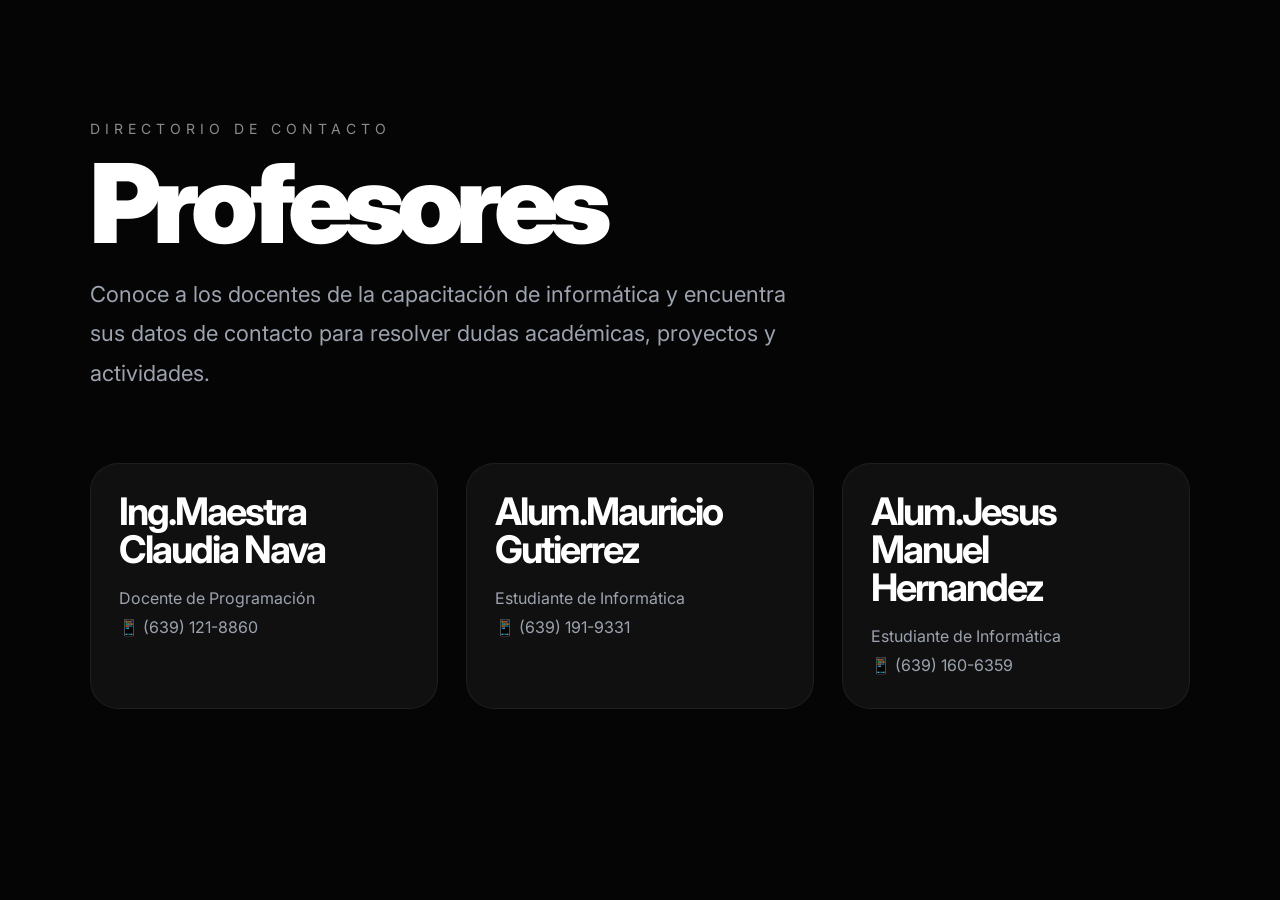
<file: contactos.html>
<!DOCTYPE html>

<html lang="es">

<head>

<meta charset="UTF-8">
<meta name="viewport" content="width=device-width, initial-scale=1.0">

<title>CEB 6/4 | Contactos</title>

<link rel="stylesheet" href="style.css">

<link href="https://fonts.googleapis.com/css2?family=Inter:wght@300;400;500;600;700;800;900&display=swap" rel="stylesheet">

</head>

<body>



<section class="modern-page">

<div class="modern-header">

<div class="modern-badge">
DIRECTORIO DE CONTACTO
</div>

<h1>
Profesores
</h1>

<p>
Conoce a los docentes de la capacitación de informática y encuentra sus datos de contacto para resolver dudas académicas, proyectos y actividades.
</p>

</div>

<div class="modern-grid">

<div class="modern-card">

<div class="modern-content">

<h3>
Ing.Maestra Claudia Nava
</h3>

<p>
Docente de Programación
</p>

<p>
📱 (639) 121-8860
</p>

</div>

</div>

<div class="modern-card">

<div class="modern-content">

<h3>
Alum.Mauricio Gutierrez 
</h3>

<p>
Estudiante de Informática
</p>


<p>
📱 (639) 191-9331
</p>

</div>

</div>

<div class="modern-card">

<div class="modern-content">

<h3>
Alum.Jesus Manuel Hernandez 
</h3>

<p>
Estudiante de Informática
</p>


<p>
📱 (639) 160-6359
</p>

</div>

</div>

</div>

</section>

</body>

</html>
</file>
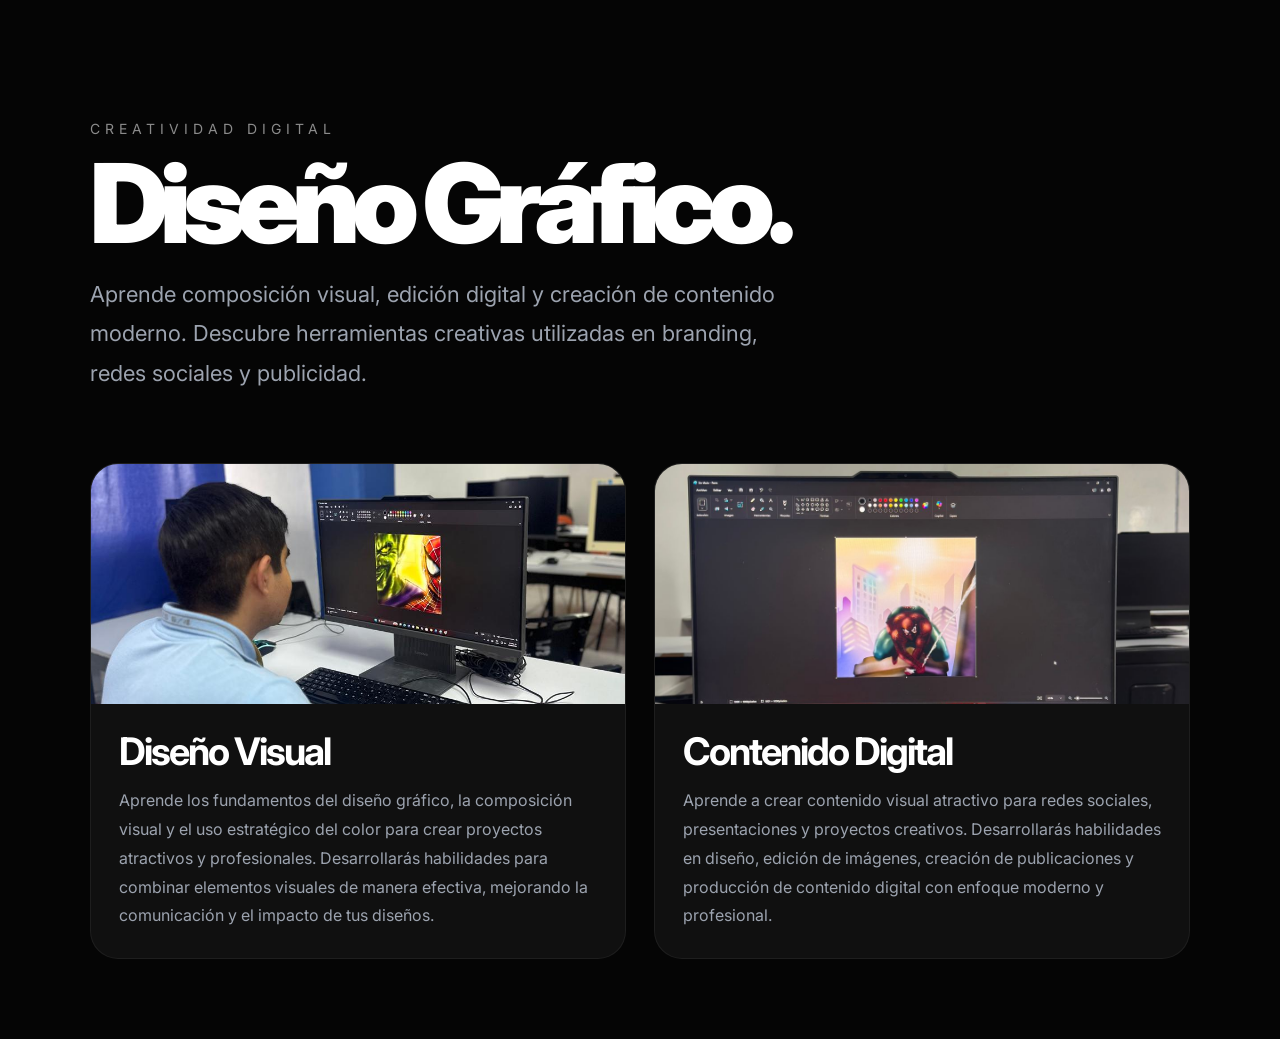
<file: diseño grafico.html>
<!DOCTYPE html>

<html lang="es">

<head>

<meta charset="UTF-8">
<meta name="viewport" content="width=device-width, initial-scale=1.0">

<title>Diseño Gráfico | CEB 6/4</title>

<link rel="stylesheet" href="style.css">

<link href="https://fonts.googleapis.com/css2?family=Inter:wght@300;400;500;600;700;800;900&display=swap" rel="stylesheet">

</head>

<body>



<section class="modern-page">

<div class="modern-header">

<div class="modern-badge">
CREATIVIDAD DIGITAL
</div>

<h1>
Diseño Gráfico.
</h1>

<p>
Aprende composición visual,
edición digital y creación de contenido moderno.

Descubre herramientas creativas utilizadas
en branding, redes sociales y publicidad.

</p>

</div>

<div class="modern-grid">

<!-- CARD 1 -->

<div class="modern-card">

<img src="diseñoo1.jpg">

<div class="modern-content">

<h3>
Diseño Visual
</h3>

<p>
Aprende los fundamentos del diseño gráfico, la composición visual y el uso estratégico del color para crear proyectos atractivos y profesionales. Desarrollarás habilidades para combinar elementos visuales de manera efectiva, mejorando la comunicación y el impacto de tus diseños.
</p>

</div>

</div>

<!-- CARD 2 -->

<div class="modern-card">

<img src="diseño22.jpg">

<div class="modern-content">

<h3>
Contenido Digital
</h3>

<p>
Aprende a crear contenido visual atractivo para redes sociales, presentaciones y proyectos creativos. Desarrollarás habilidades en diseño, edición de imágenes, creación de publicaciones y producción de contenido digital con enfoque moderno y profesional.
</p>

</div>

</div>

</div>

</section>

</body>

</html>
</file>
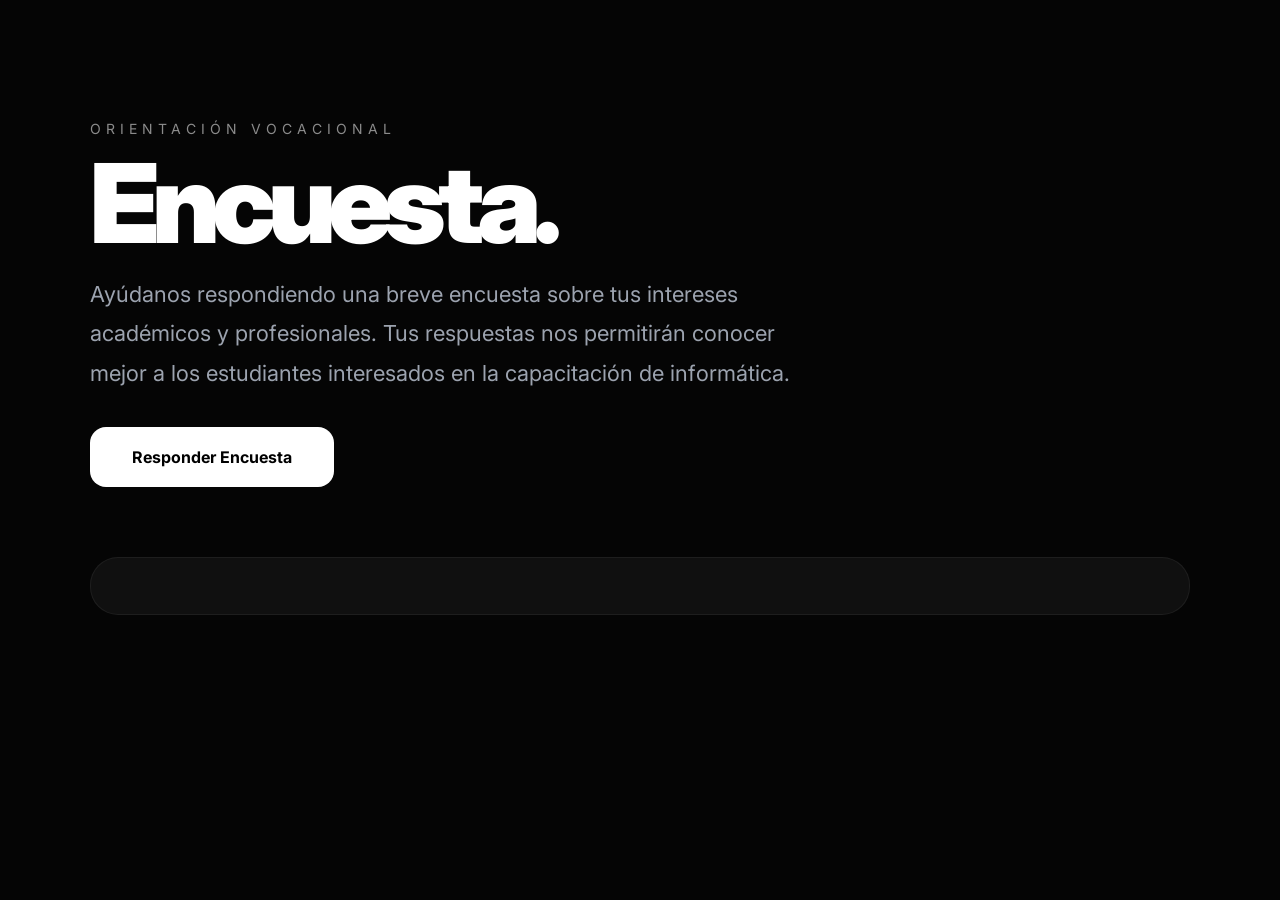
<file: encuesta.html>
<!DOCTYPE html>

<html lang="es">

<head>

<meta charset="UTF-8">
<meta name="viewport" content="width=device-width, initial-scale=1.0">

<title>Encuesta | CEB 6/4</title>

<link rel="stylesheet" href="style.css">

<link href="https://fonts.googleapis.com/css2?family=Inter:wght@300;400;500;600;700;800;900&display=swap" rel="stylesheet">

</head>

<body>

<section class="modern-page">

<div class="modern-header">

<div class="modern-badge">
ORIENTACIÓN VOCACIONAL
</div>

<h1>
Encuesta.
</h1>

<p>
Ayúdanos respondiendo una breve encuesta sobre tus intereses académicos y profesionales. Tus respuestas nos permitirán conocer mejor a los estudiantes interesados en la capacitación de informática.
</p>

<a href="https://forms.gle/7681x7U3qEbHzWnQA"
target="_blank"
class="primary-btn">
Responder Encuesta </a>

</div>

<div class="modern-grid">

<div class="modern-card">

<div class="modern-content">

</html>
</file>
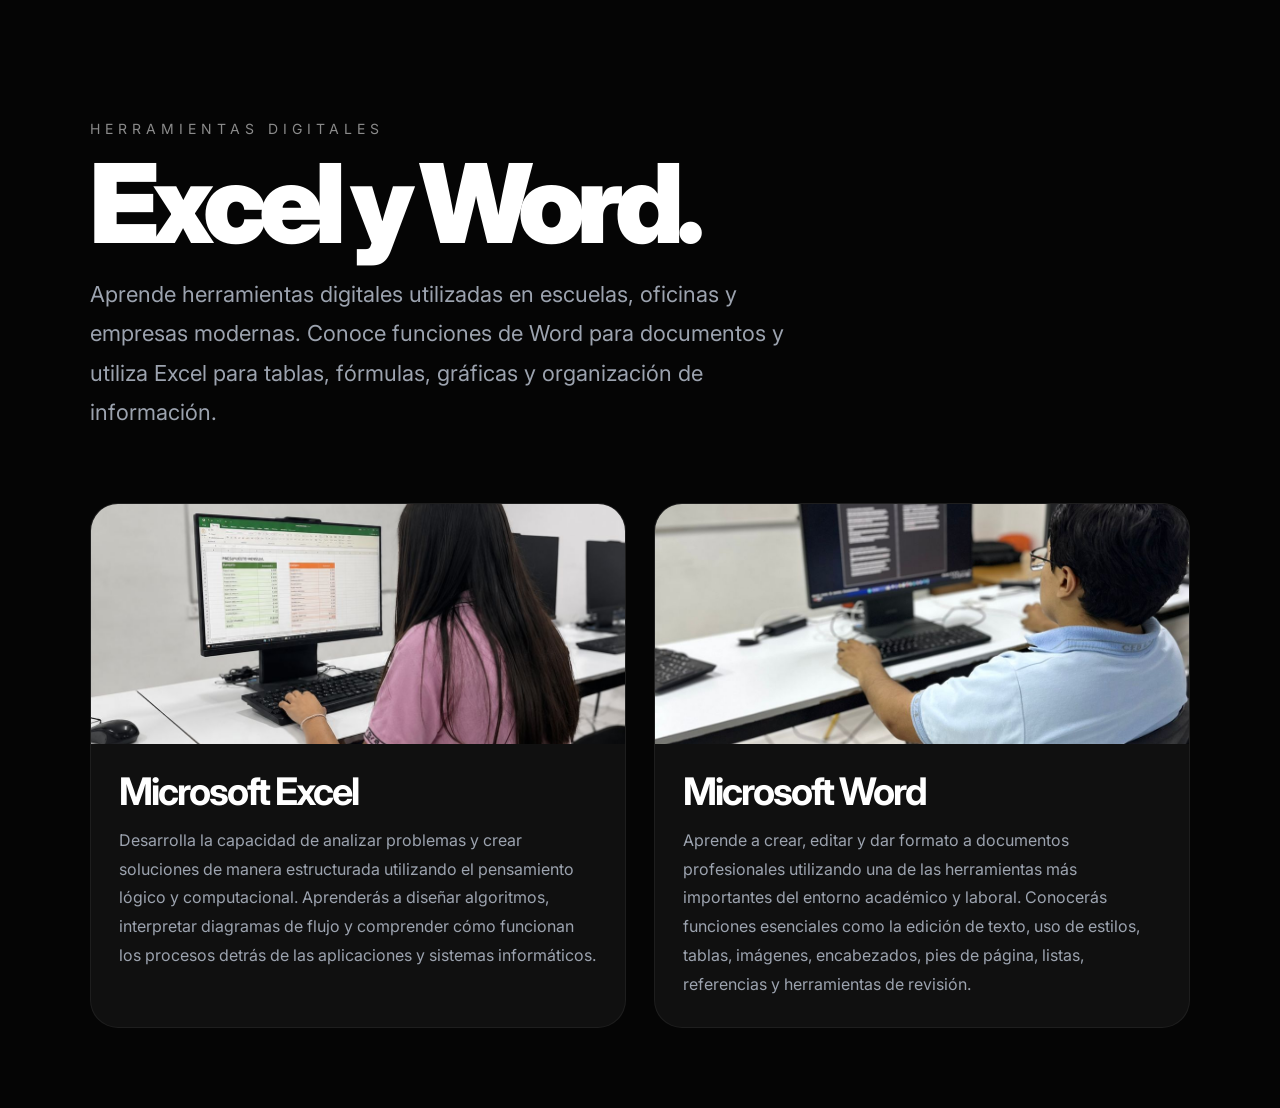
<file: excel y word.html>
<!DOCTYPE html>

<html lang="es">

<head>

<meta charset="UTF-8">
<meta name="viewport" content="width=device-width, initial-scale=1.0">

<title>Excel y Word | CEB 6/4</title>

<link rel="stylesheet" href="style.css">

<link href="https://fonts.googleapis.com/css2?family=Inter:wght@300;400;500;600;700;800;900&display=swap" rel="stylesheet">

</head>

<body>




<section class="modern-page">

<div class="modern-header">

<div class="modern-badge">
HERRAMIENTAS DIGITALES
</div>

<h1>
Excel y Word.
</h1>

<p>
Aprende herramientas digitales utilizadas
en escuelas, oficinas y empresas modernas.

Conoce funciones de Word para documentos
y utiliza Excel para tablas, fórmulas,
gráficas y organización de información.

</p>

</div>

<div class="modern-grid">

<!-- CARD 1 -->

<div class="modern-card">

<img src="EXCELLL1.jPG">

<div class="modern-content">

<h3>
Microsoft Excel
</h3>

<p>
Desarrolla la capacidad de analizar problemas y crear soluciones de manera estructurada utilizando el pensamiento lógico y computacional. Aprenderás a diseñar algoritmos, interpretar diagramas de flujo y comprender cómo funcionan los procesos detrás de las aplicaciones y sistemas informáticos.
</p>

</div>

</div>

<!-- CARD 2 -->

<div class="modern-card">

<img src="WORDIMG.jpg">

<div class="modern-content">

<h3>
Microsoft Word
</h3>

<p>
Aprende a crear, editar y dar formato a documentos profesionales utilizando una de las herramientas más importantes del entorno académico y laboral. Conocerás funciones esenciales como la edición de texto, uso de estilos, tablas, imágenes, encabezados, pies de página, listas, referencias y herramientas de revisión.
</p>

</div>

</div>

</div>

</section>

</body>

</html>
</file>
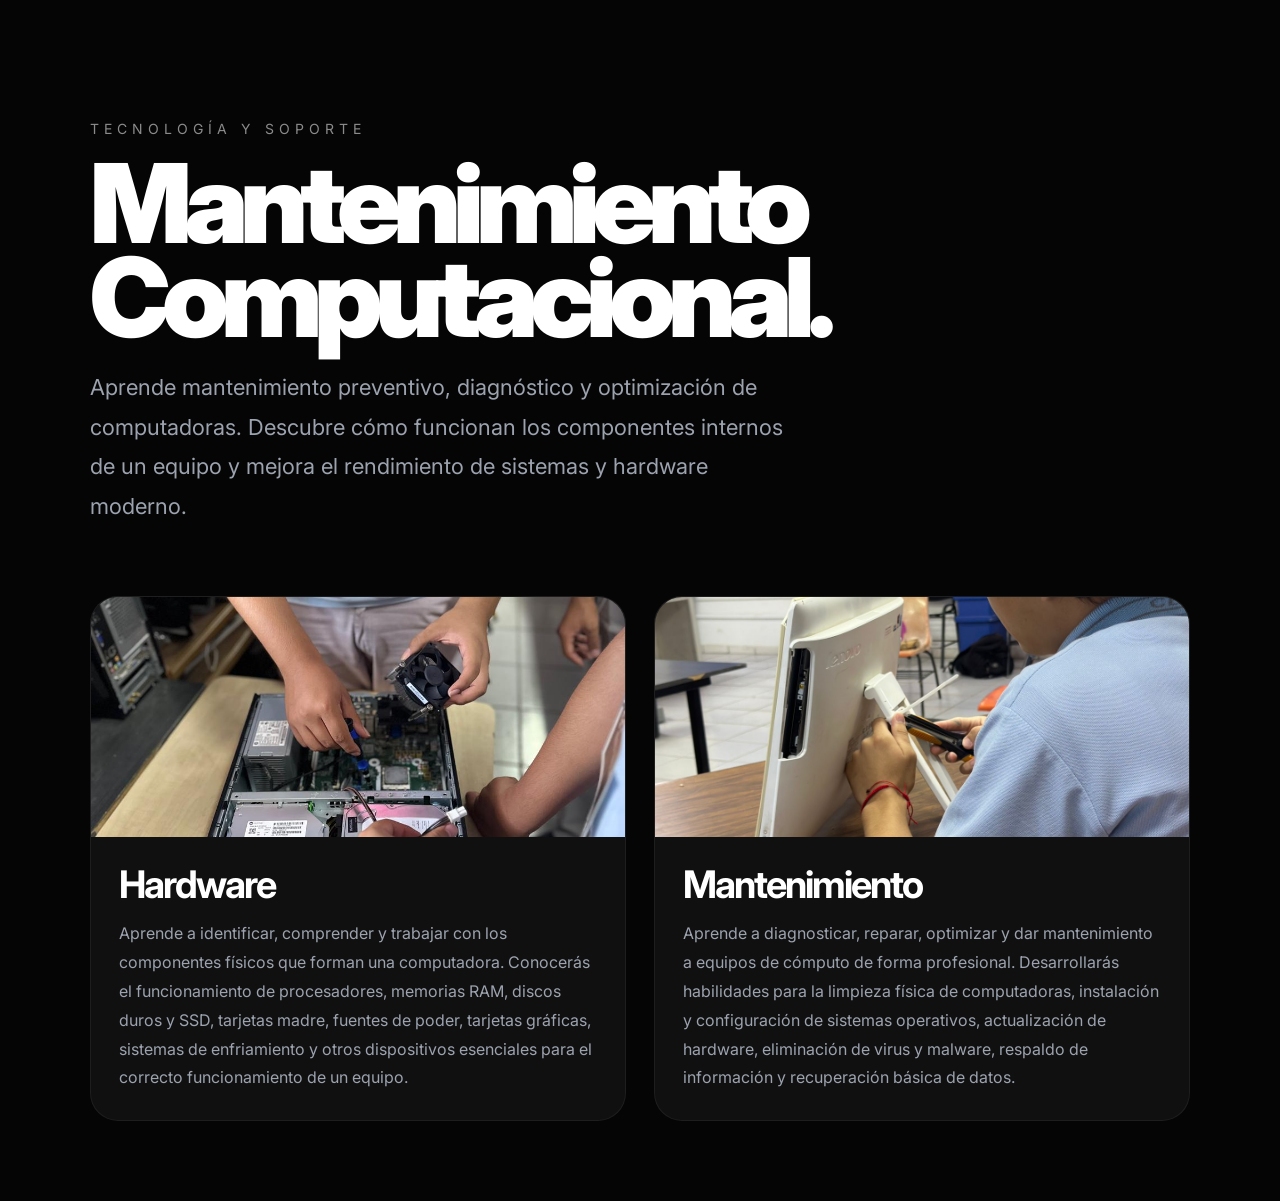
<file: mantenimiento.html>
<!DOCTYPE html>

<html lang="es">

<head>

<meta charset="UTF-8">
<meta name="viewport" content="width=device-width, initial-scale=1.0">

<title>Mantenimiento Computacional | CEB 6/4</title>

<link rel="stylesheet" href="style.css">

<link href="https://fonts.googleapis.com/css2?family=Inter:wght@300;400;500;600;700;800;900&display=swap" rel="stylesheet">

</head>

<body>


<section class="modern-page">

<div class="modern-header">

<div class="modern-badge">
TECNOLOGÍA Y SOPORTE
</div>

<h1>
Mantenimiento<br>
Computacional.
</h1>

<p>
Aprende mantenimiento preventivo,
diagnóstico y optimización de computadoras.

Descubre cómo funcionan los componentes
internos de un equipo y mejora el rendimiento
de sistemas y hardware moderno.

</p>

</div>

<div class="modern-grid">

<!-- CARD 1 -->

<div class="modern-card">

<img src="MANTENIMIENTO.jpg">

<div class="modern-content">

<h3>
Hardware
</h3>

<p>
Aprende a identificar, comprender y trabajar con los componentes físicos que forman una computadora. Conocerás el funcionamiento de procesadores, memorias RAM, discos duros y SSD, tarjetas madre, fuentes de poder, tarjetas gráficas, sistemas de enfriamiento y otros dispositivos esenciales para el correcto funcionamiento de un equipo.
</p>

</div>

</div>

<!-- CARD 2 -->

<div class="modern-card">

<img src="MANTENIMIENTOIMG.jpg">
<div class="modern-content">

<h3>
Mantenimiento
</h3>

<p>
Aprende a diagnosticar, reparar, optimizar y dar mantenimiento a equipos de cómputo de forma profesional. Desarrollarás habilidades para la limpieza física de computadoras, instalación y configuración de sistemas operativos, actualización de hardware, eliminación de virus y malware, respaldo de información y recuperación básica de datos.

</p>

</div>

</div>

</div>

</section>

</body>

</html>
</file>
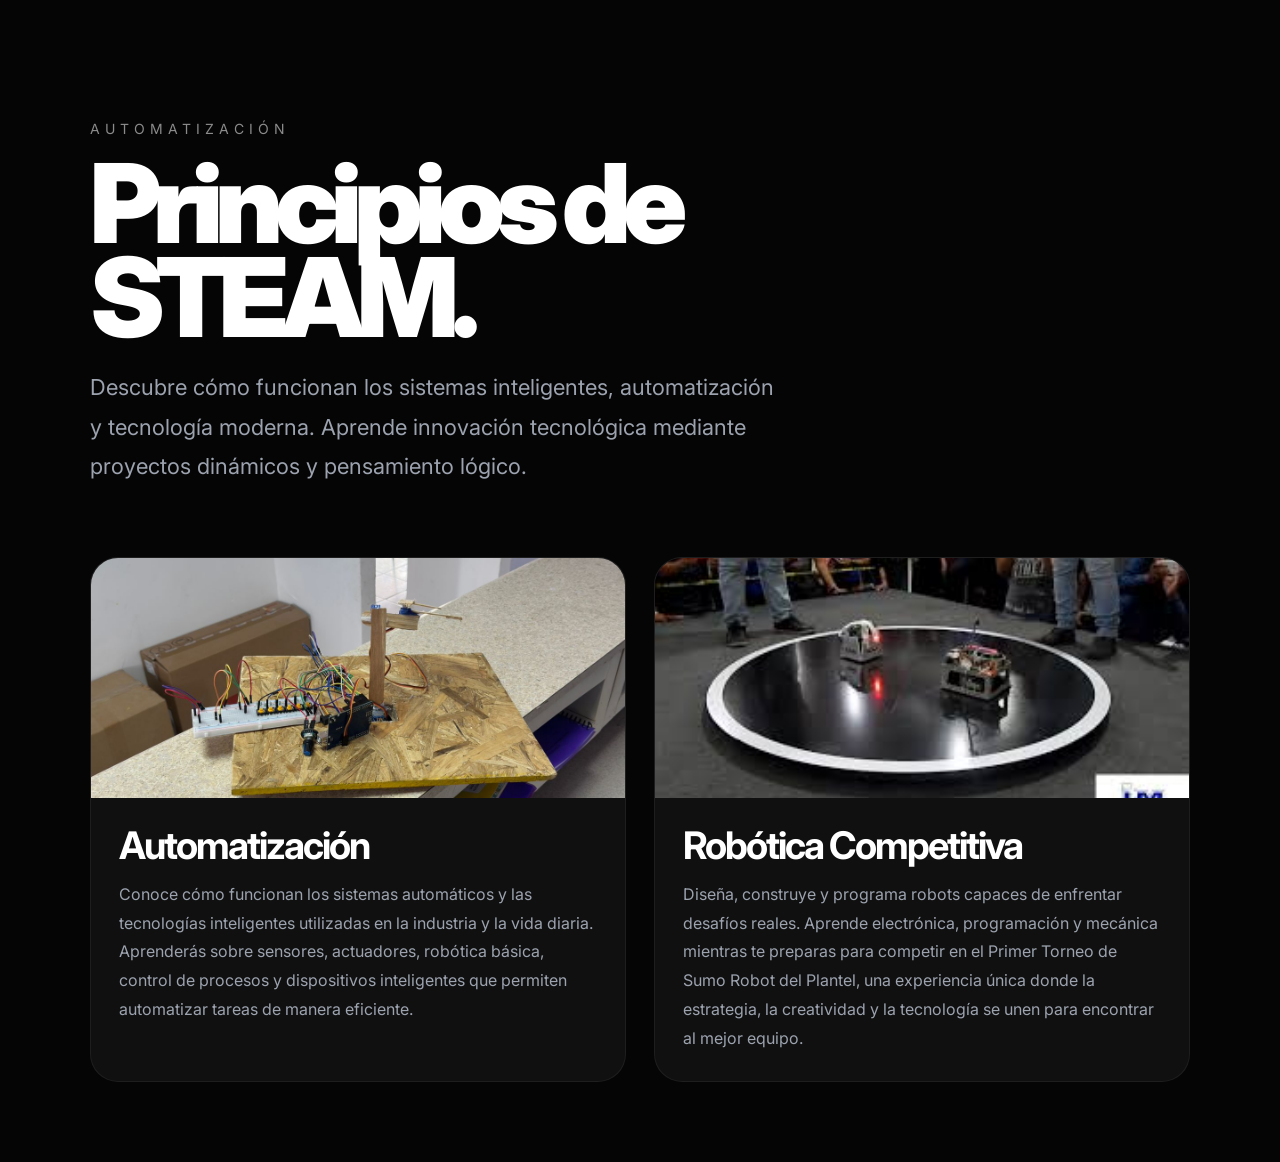
<file: robotica.html>
<!DOCTYPE html>

<html lang="es">

<head>

<meta charset="UTF-8">
<meta name="viewport" content="width=device-width, initial-scale=1.0">

<title>Principios de STEAM | CEB 6/4</title>

<link rel="stylesheet" href="style.css">

<link href="https://fonts.googleapis.com/css2?family=Inter:wght@300;400;500;600;700;800;900&display=swap" rel="stylesheet">

</head>

<body>



<section class="modern-page">

<div class="modern-header">

<div class="modern-badge">
AUTOMATIZACIÓN
</div>

<h1>
Principios de STEAM.
</h1>

<p>
Descubre cómo funcionan los sistemas
inteligentes, automatización y tecnología moderna.

Aprende innovación tecnológica mediante
proyectos dinámicos y pensamiento lógico.

</p>

</div>

<div class="modern-grid">

<!-- CARD 1 -->

<div class="modern-card">

<img src="robottt11.jpg">

<div class="modern-content">

<h3>
Automatización
</h3>

<p>
Conoce cómo funcionan los sistemas automáticos y las tecnologías inteligentes utilizadas en la industria y la vida diaria. Aprenderás sobre sensores, actuadores, robótica básica, control de procesos y dispositivos inteligentes que permiten automatizar tareas de manera eficiente.
</p>

</div>

</div>

<!-- CARD 2 -->

<div class="modern-card">

<img src="sumorobot.jpg">
     
<div class="modern-content">

<h3>
Robótica Competitiva
</h3>

<p>

Diseña, construye y programa robots capaces de enfrentar desafíos reales. Aprende electrónica, programación y mecánica mientras te preparas para competir en el Primer Torneo de Sumo Robot del Plantel, una experiencia única donde la estrategia, la creatividad y la tecnología se unen para encontrar al mejor equipo.
</p>

</div>

</div>

</div>

</section>

</body>

</html>
</file>
<file: style.css>
/* ================================================= */
/* ===================== RESET ===================== */
/* ================================================= */

*{
    margin:0;
    padding:0;
    box-sizing:border-box;
}

html{
    scroll-behavior:auto;
}

body{

    font-family:'Inter',sans-serif;

    background:#050505;

    color:white;

    overflow-x:hidden;
}

/* ================================================= */
/* ======================= HERO ==================== */
/* ================================================= */

.hero{

    min-height:100vh;

    display:flex;

    align-items:center;

    justify-content:center;

    padding:
    30px 7%
    20px;

    position:relative;

    overflow:hidden;
}

/* ================================================= */
/* ============ HUGE BACKGROUND TYPOGRAPHY ========= */
/* ================================================= */

.hero::before{

    content:"CAPACITACIÓN";

    position:absolute;

    top:40px;
    left:20px;

    font-size:260px;

    font-weight:900;

    letter-spacing:-14px;

    color:
    rgba(255,255,255,.03);

    z-index:0;

    white-space:nowrap;

    pointer-events:none;
}

.hero::after{

    content:"DE INFORMÁTICA";

    position:absolute;

    bottom:0;
    left:40px;

    font-size:220px;

    font-weight:900;

    letter-spacing:-12px;

    color:
    rgba(255,255,255,.025);

    z-index:0;

    white-space:nowrap;

    pointer-events:none;
}

/* ================================================= */
/* ================= HERO CONTAINER ================ */
/* ================================================= */

.hero-container{

    width:100%;

    max-width:1650px;

    display:grid;

    grid-template-columns:
    1.1fr
    .9fr;

    align-items:center;

    gap:10px;

    position:relative;

    z-index:2;
}

/* ================================================= */
/* ===================== LEFT ====================== */
/* ================================================= */

.hero-left{

    position:relative;

    margin-top:-60px;
}

/* BADGE */

.mini-badge{

    color:#8b8b8b;

    font-size:15px;

    letter-spacing:5px;

    text-transform:uppercase;

    margin-bottom:30px;
}

/* TITLE */

.hero-left h1{

    font-size:155px;

    line-height:.80;

    letter-spacing:-12px;

    font-weight:900;

    margin-bottom:28px;

    color:white;
}

/* TEXT */

.hero-left p{

    max-width:720px;

    color:#9ca3af;

    font-size:24px;

    line-height:1.7;
}

/* ================================================= */
/* ===================== BUTTONS =================== */
/* ================================================= */

.hero-buttons{

    display:flex;

    gap:18px;

    margin-top:24px;

    flex-wrap:wrap;
}

/* PRIMARY */

.primary-btn{

    display:inline-flex;

    align-items:center;

    justify-content:center;

    padding:20px 42px;

    border-radius:16px;

    background:white;

    color:black;

    text-decoration:none;

    font-size:16px;

    font-weight:700;

    transition:.35s;
}

.primary-btn:hover{

    transform:
    translateY(-4px);

    background:#d4d4d8;
}

/* SECONDARY */

.secondary-btn{

    display:inline-flex;

    align-items:center;

    justify-content:center;

    padding:20px 42px;

    border-radius:16px;

    border:
    1px solid rgba(255,255,255,.08);

    background:
    rgba(255,255,255,.03);

    color:white;

    text-decoration:none;

    font-size:16px;

    font-weight:600;

    transition:.35s;
}

.secondary-btn:hover{

    transform:
    translateY(-4px);

    background:
    rgba(255,255,255,.06);
}

/* ================================================= */
/* ================= HERO RIGHT ==================== */
/* ================================================= */

.hero-right{

    display:flex;

    justify-content:center;

    align-items:center;

    position:relative;
}

/* ================================================= */
/* ================= HERO DECORATION =============== */
/* ================================================= */

.hero-circle{

    width:520px;
    height:520px;

    border-radius:50%;

    background:
    radial-gradient(
    circle at center,
    rgba(255,255,255,.08),
    rgba(255,255,255,.02),
    transparent 70%
    );

    border:
    1px solid rgba(255,255,255,.04);

    position:relative;
}

/* INNER RING */

.hero-circle::before{

    content:'';

    position:absolute;

    inset:80px;

    border-radius:50%;

    border:
    1px solid rgba(255,255,255,.05);
}

/* CENTER LIGHT */

.hero-circle::after{

    content:'';

    position:absolute;

    inset:150px;

    border-radius:50%;

    background:
    rgba(255,255,255,.03);

    filter:blur(10px);
}

/* ================================================= */
/* ======================= AREAS =================== */
/* ================================================= */

.areas{

    max-width:1700px;

    margin:auto;

    padding:
    20px 7%
    140px;

    position:relative;
}

/* HEADER */

.section-header{

    margin-bottom:70px;

    text-align:center;
}

.center-badge{

    justify-content:center;
}

.section-header h2{

    font-size:100px;

    line-height:.9;

    letter-spacing:-7px;

    margin-bottom:20px;
}

.section-header p{

    color:#9ca3af;

    font-size:22px;

    line-height:1.8;
}

/* ================================================= */
/* ======================= CARDS =================== */
/* ================================================= */

.cards{

    display:grid;

    grid-template-columns:
    repeat(auto-fit,minmax(320px,1fr));

    gap:28px;
}

/* CARD */

.card{

    background:
    #101010;

    border-radius:26px;

    overflow:hidden;

    text-decoration:none;

    color:inherit;

    border:
    1px solid rgba(255,255,255,.06);

    transition:.4s;

    position:relative;
}

.card:hover{

    transform:
    translateY(-10px);

    border:
    1px solid rgba(255,255,255,.12);
}

/* IMAGE */

.card img{

    width:100%;

    height:250px;

    object-fit:cover;

    display:block;

    transition:.45s;
}

.card:hover img{

    transform:scale(1.04);
}

/* CONTENT */

.card-content{

    padding:30px;
}

/* TAG */

.card-tag{

    color:#71717a;

    font-size:13px;

    letter-spacing:2px;

    margin-bottom:14px;
}

/* TITLE */

.card h3{

    font-size:42px;

    line-height:1;

    letter-spacing:-2px;

    margin-bottom:16px;
}

/* TEXT */

.card p{

    color:#9ca3af;

    line-height:1.9;

    font-size:16px;
}

/* ================================================= */
/* ====================== MOBILE =================== */
/* ================================================= */

@media(max-width:1200px){

    .hero-container{

        grid-template-columns:1fr;
    }

    .hero-left{

        margin-top:0;
    }

    .hero-left h1{

        font-size:90px;
    }

    .hero::before{

        font-size:120px;
    }

    .hero::after{

        font-size:100px;
    }

    .section-header h2{

        font-size:70px;
    }

    .hero-left p,
    .section-header p{

        font-size:18px;
    }

    .hero-circle{

        width:300px;
        height:300px;
    }

    .cards{

        grid-template-columns:1fr;
    }
}
/* ================================================= */
/* ================= MODERN SUBPAGES =============== */
/* ================================================= */

.modern-page{

    min-height:100vh;

    padding:
    120px 7%
    80px;

    background:#050505;

    position:relative;

    overflow:hidden;
}

/* ================================================= */
/* ================= HEADER ======================== */
/* ================================================= */

.modern-header{

    max-width:900px;

    margin-bottom:70px;
}

/* BADGE */

.modern-badge{

    color:#8b8b8b;

    font-size:14px;

    letter-spacing:5px;

    text-transform:uppercase;

    margin-bottom:20px;
}

/* TITLE */

.modern-header h1{

    font-size:110px;

    line-height:.85;

    letter-spacing:-8px;

    font-weight:900;

    margin-bottom:24px;

    color:white;
}

/* TEXT */

.modern-header p{

    font-size:22px;

    line-height:1.8;

    color:#9ca3af;

    max-width:700px;

    margin-bottom:34px;
}

/* BUTTON */

.modern-btn{

    display:inline-flex;

    align-items:center;

    justify-content:center;

    padding:18px 34px;

    border-radius:16px;

    background:white;

    color:black;

    text-decoration:none;

    font-size:15px;

    font-weight:700;

    transition:.35s;
}

.modern-btn:hover{

    transform:
    translateY(-4px);
}

/* ================================================= */
/* ================= GRID ========================== */
/* ================================================= */

.modern-grid{

    display:grid;

    grid-template-columns:
    repeat(auto-fit,minmax(320px,1fr));

    gap:28px;
}

/* ================================================= */
/* ================= CARD ========================== */
/* ================================================= */

.modern-card{

    background:#101010;

    border-radius:28px;

    overflow:hidden;

    border:
    1px solid rgba(255,255,255,.06);

    transition:.4s;
}

.modern-card:hover{

    transform:
    translateY(-8px);
}

/* IMAGE */

.modern-card img{

    width:100%;

    height:240px;

    object-fit:cover;

    display:block;

    transition:.4s;
}

.modern-card:hover img{

    transform:scale(1.03);
}

/* CONTENT */

.modern-content{

    padding:28px;
}

/* TITLE */

.modern-content h3{

    font-size:38px;

    line-height:1;

    letter-spacing:-2px;

    margin-bottom:16px;
}

/* TEXT */

.modern-content p{

    color:#9ca3af;

    line-height:1.8;

    font-size:16px;
}

/* ================================================= */
/* ================= MOBILE ======================== */
/* ================================================= */

@media(max-width:1100px){

    .modern-header h1{

        font-size:72px;
    }

    .modern-header p{

        font-size:18px;
    }

    .modern-card img{

        height:220px;
    }
}
</file>
